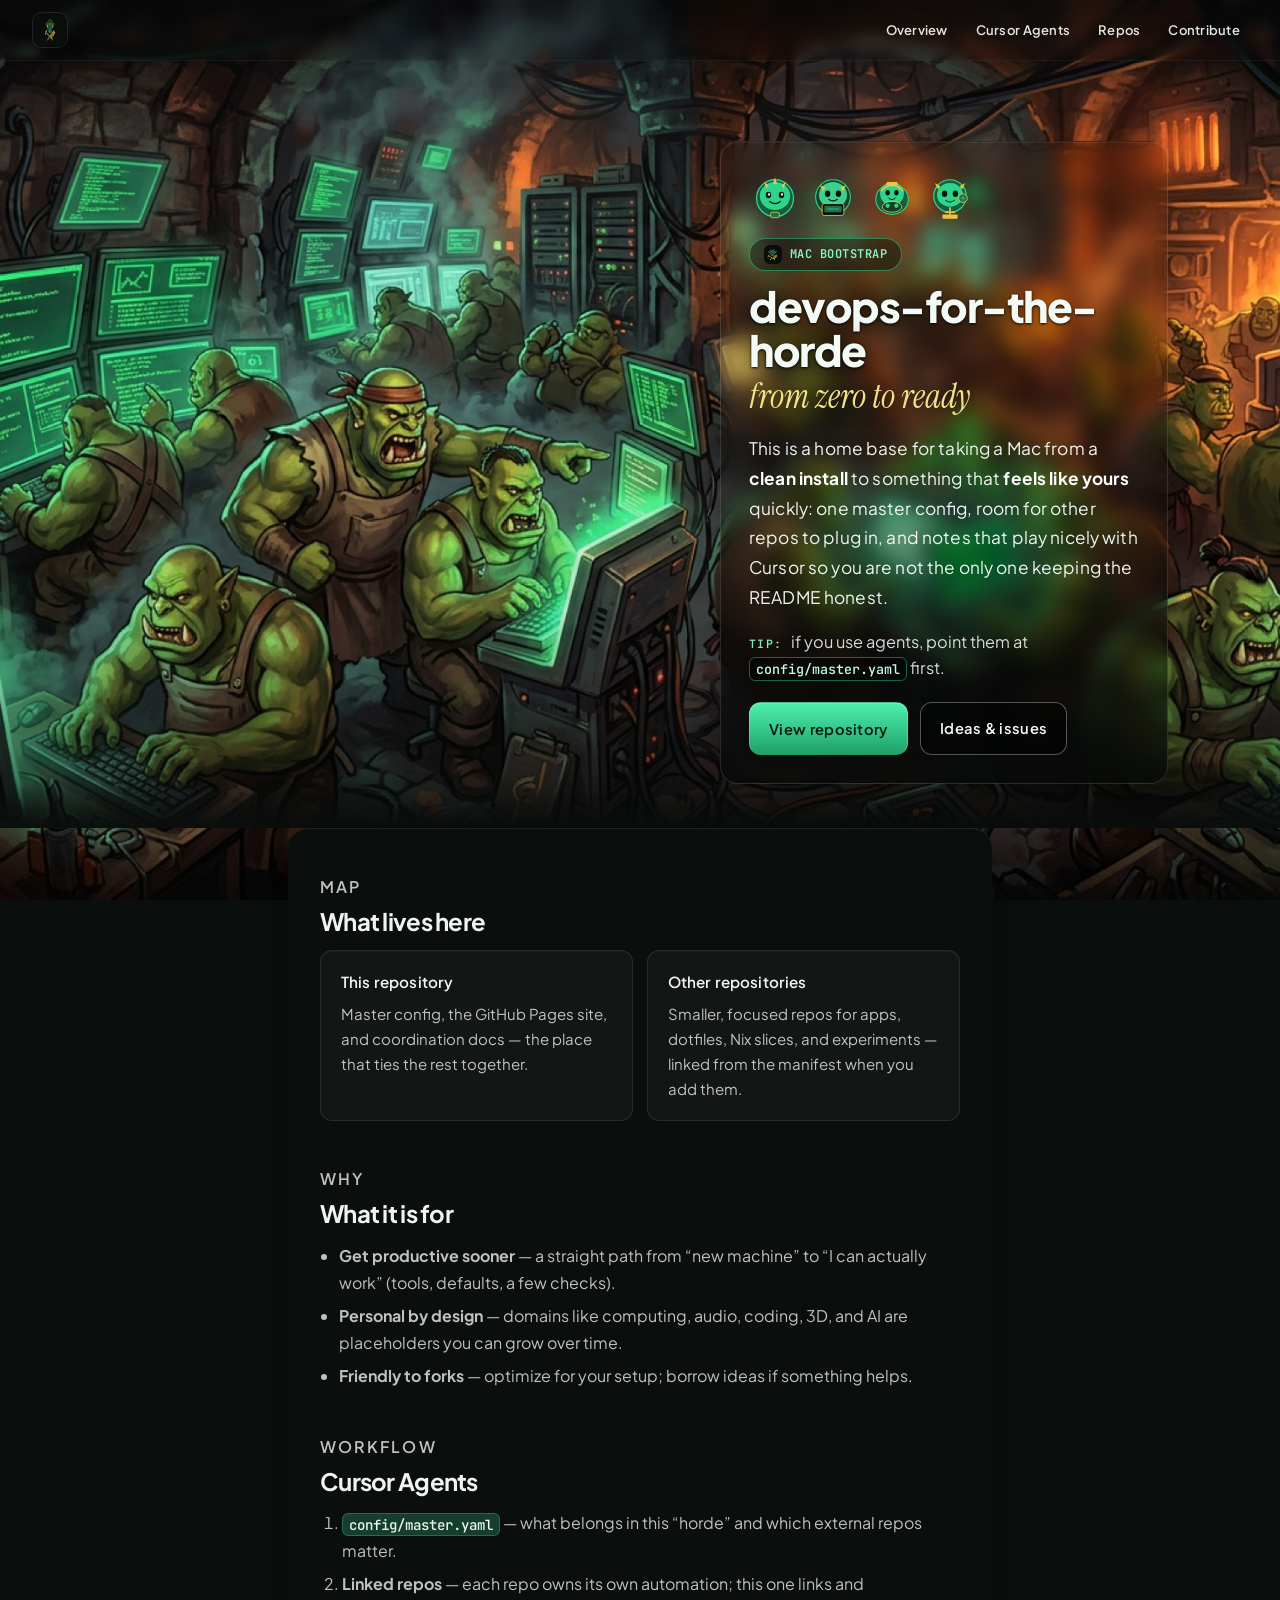
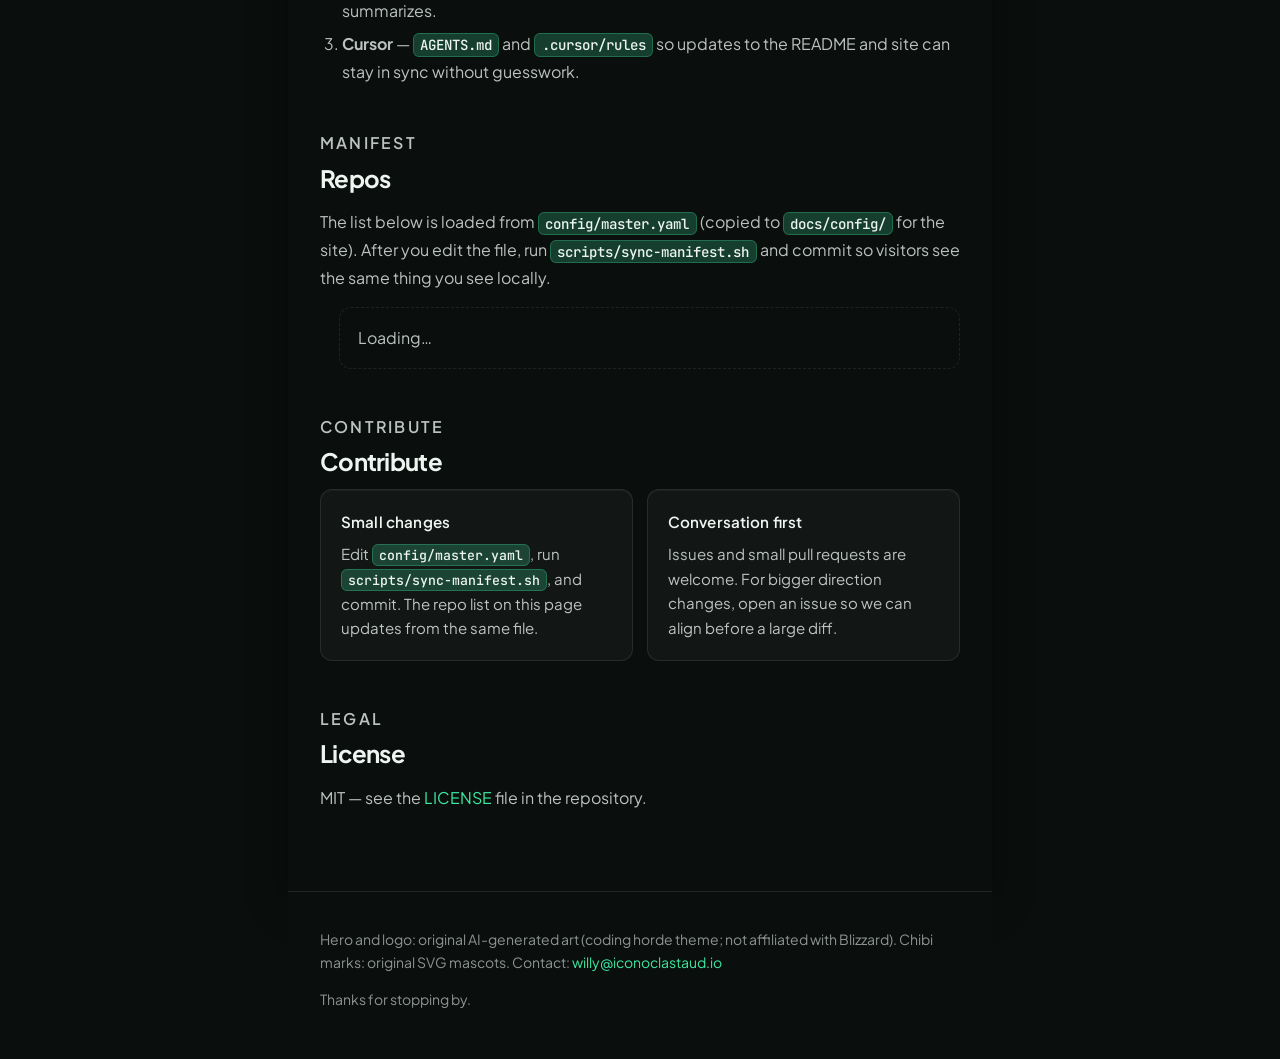
<file: docs/index.html>
<!DOCTYPE html>
<html lang="en">
<head>
  <meta charset="utf-8" />
  <meta name="viewport" content="width=device-width, initial-scale=1" />
  <title>devops-for-the-horde</title>
  <meta name="description" content="A personal Mac bootstrap hub — master config, linked repos, and Cursor-friendly docs." />
  <link rel="canonical" href="https://sqazi.sh/devops-for-the-horde/" />
  <link rel="icon" type="image/png" href="assets/logo-horde.png" sizes="512x512" />
  <link rel="apple-touch-icon" href="assets/logo-horde.png" />
  <meta property="og:title" content="devops-for-the-horde" />
  <meta property="og:description" content="A personal Mac bootstrap hub — master config, linked repos, and Cursor-friendly docs." />
  <meta property="og:image" content="https://sqazi.sh/devops-for-the-horde/assets/hero-horde-peons.jpg" />
  <meta name="twitter:card" content="summary_large_image" />
  <link rel="preload" as="image" href="assets/hero-horde-peons.jpg" />
  <link rel="preconnect" href="https://fonts.googleapis.com" />
  <link rel="preconnect" href="https://fonts.gstatic.com" crossorigin />
  <link
    href="https://fonts.googleapis.com/css2?family=Instrument+Serif:ital@0;1&family=JetBrains+Mono:wght@500;600&family=Plus+Jakarta+Sans:ital,wght@0,400;0,500;0,600;0,700;0,800&display=swap"
    rel="stylesheet"
  />
  <link rel="stylesheet" href="css/horde.css" />
</head>
<body>
  <a class="skip-link" href="#main">Skip to content</a>
  <div
    class="page-bg"
    role="img"
    aria-label="Stylized orc peon workers at glowing terminals in a crowded coding hall — original AI art for this project."
  ></div>

  <div class="showcase">
    <header class="site-header site-header--on-hero">
      <a class="brand" href="https://sqazi.sh/devops-for-the-horde/" aria-label="devops-for-the-horde">
        <img src="assets/logo-horde.png" width="36" height="36" alt="" />
      </a>
      <nav class="nav-links" aria-label="Page">
        <a href="#overview">Overview</a>
        <a href="#cursor-agents">Cursor Agents</a>
        <a href="#repos">Repos</a>
        <a href="#contribute">Contribute</a>
      </nav>
    </header>

    <section class="hero-showcase" role="banner" aria-labelledby="hero-title">
      <div class="hero-showcase__veil" aria-hidden="true"></div>
      <div class="hero-showcase__bridge" aria-hidden="true"></div>
      <div class="hero-showcase__content">
        <div class="glass panel hero-showcase__panel">
          <div class="hero-showcase__intro">
            <div class="hero-showcase__mascots" aria-hidden="true">
              <img class="hero-showcase__chibi" src="assets/peon-chibi.svg" width="52" height="52" alt="" decoding="async" />
              <img class="hero-showcase__chibi" src="assets/peon-chibi-b.svg" width="52" height="52" alt="" decoding="async" />
              <img class="hero-showcase__chibi" src="assets/peon-chibi-c.svg" width="52" height="52" alt="" decoding="async" />
              <img class="hero-showcase__chibi" src="assets/peon-chibi-d.svg" width="52" height="52" alt="" decoding="async" />
            </div>
            <div class="hero-showcase__intro-text">
              <div class="badge" title="Mac setup, documented.">
                <img src="assets/logo-horde.png" alt="" width="18" height="18" />
                Mac bootstrap
              </div>
            </div>
          </div>
          <h1 id="hero-title">
            <span class="hero-title__wordmark">devops-for-the-horde</span>
            <span class="accent">from zero to ready</span>
          </h1>
          <p class="lede">
            This is a home base for taking a Mac from a <strong>clean install</strong> to something that <strong>feels like yours</strong> quickly:
            one master config, room for other repos to plug in, and notes that play nicely with Cursor so you are not the only one keeping the README honest.
          </p>
          <p class="whisper">
            <span class="whisper__label">Tip:</span> if you use agents, point them at <code>config/master.yaml</code> first.
          </p>
          <div class="cta">
            <a class="btn btn--primary" href="https://github.com/shahzebqazi/devops-for-the-horde">View repository</a>
            <a class="btn btn--ghost" href="https://github.com/shahzebqazi/devops-for-the-horde/issues">Ideas &amp; issues</a>
          </div>
        </div>
      </div>
    </section>
  </div>

  <main id="main">
    <section class="section" id="overview" aria-labelledby="overview-heading">
      <p class="section__label">Map</p>
      <h2 id="overview-heading">What lives here</h2>
      <div class="grid-2">
        <div class="card">
          <h3>This repository</h3>
          <p>Master config, the GitHub Pages site, and coordination docs — the place that ties the rest together.</p>
        </div>
        <div class="card">
          <h3>Other repositories</h3>
          <p>Smaller, focused repos for apps, dotfiles, Nix slices, and experiments — linked from the manifest when you add them.</p>
        </div>
      </div>
    </section>

    <section class="section" id="what-for" aria-labelledby="what-for-heading">
      <p class="section__label">Why</p>
      <h2 id="what-for-heading">What it is for</h2>
      <ul>
        <li><strong>Get productive sooner</strong> — a straight path from “new machine” to “I can actually work” (tools, defaults, a few checks).</li>
        <li><strong>Personal by design</strong> — domains like computing, audio, coding, 3D, and AI are placeholders you can grow over time.</li>
        <li><strong>Friendly to forks</strong> — optimize for your setup; borrow ideas if something helps.</li>
      </ul>
    </section>

    <section class="section" id="cursor-agents" aria-labelledby="cursor-agents-heading">
      <p class="section__label">Workflow</p>
      <h2 id="cursor-agents-heading">Cursor Agents</h2>
      <ol>
        <li><code>config/master.yaml</code> — what belongs in this “horde” and which external repos matter.</li>
        <li><strong>Linked repos</strong> — each repo owns its own automation; this one links and summarizes.</li>
        <li><strong>Cursor</strong> — <code>AGENTS.md</code> and <code>.cursor/rules</code> so updates to the README and site can stay in sync without guesswork.</li>
      </ol>
    </section>

    <section class="section" id="repos" aria-labelledby="repos-heading">
      <p class="section__label">Manifest</p>
      <h2 id="repos-heading">Repos</h2>
      <p>
        The list below is loaded from <code>config/master.yaml</code> (copied to <code>docs/config/</code> for the site). After you edit the file, run
        <code>scripts/sync-manifest.sh</code> and commit so visitors see the same thing you see locally.
      </p>
      <p id="repo-list-status" class="repo-list__status" hidden aria-live="polite"></p>
      <ul id="repo-list" class="repo-list">
        <li class="repo-list__loading">Loading…</li>
      </ul>
      <noscript>
        <ul>
          <li class="repo-list__empty">Enable JavaScript to load the manifest-driven list, or open <code>config/master.yaml</code> in the repo.</li>
        </ul>
      </noscript>
    </section>

    <section class="section" id="contribute" aria-labelledby="contribute-heading">
      <p class="section__label">Contribute</p>
      <h2 id="contribute-heading">Contribute</h2>
      <div class="grid-2">
        <div class="card">
          <h3>Small changes</h3>
          <p>
            Edit <code>config/master.yaml</code>, run <code>scripts/sync-manifest.sh</code>, and commit. The repo list on this page updates from the same file.
          </p>
        </div>
        <div class="card">
          <h3>Conversation first</h3>
          <p>Issues and small pull requests are welcome. For bigger direction changes, open an issue so we can align before a large diff.</p>
        </div>
      </div>
    </section>

    <section class="section" aria-labelledby="license-heading">
      <p class="section__label">Legal</p>
      <h2 id="license-heading">License</h2>
      <p>MIT — see the <a href="https://github.com/shahzebqazi/devops-for-the-horde/blob/main/LICENSE">LICENSE</a> file in the repository.</p>
    </section>
  </main>

  <script type="module" src="js/satellites.js"></script>
  <footer class="site-footer">
    <p>
      Hero and logo: original AI-generated art (coding horde theme; not affiliated with Blizzard).
      Chibi marks: original SVG mascots.
      Contact: <a href="mailto:willy@iconoclastaud.io">willy@iconoclastaud.io</a>
    </p>
    <p>Thanks for stopping by.</p>
  </footer>
</body>
</html>
</file>
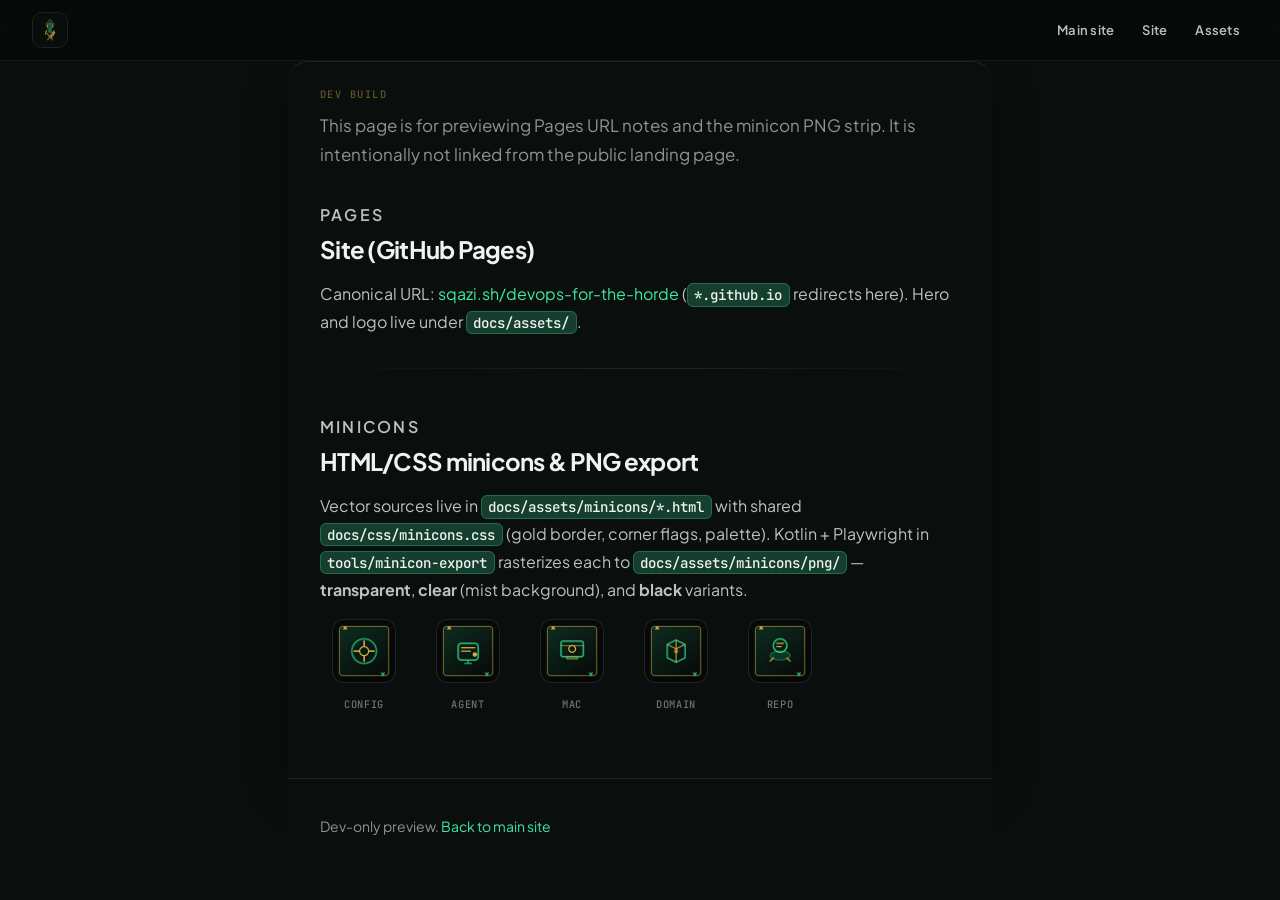
<file: docs/dev/index.html>
<!DOCTYPE html>
<html lang="en">
<head>
  <meta charset="utf-8" />
  <meta name="viewport" content="width=device-width, initial-scale=1" />
  <meta name="robots" content="noindex" />
  <title>Dev preview — site &amp; assets</title>
  <meta name="description" content="Internal preview: GitHub Pages notes and minicon export strip. Not linked from the main site." />
  <link rel="icon" type="image/png" href="../assets/logo-horde.png" sizes="512x512" />
  <link rel="preconnect" href="https://fonts.googleapis.com" />
  <link rel="preconnect" href="https://fonts.gstatic.com" crossorigin />
  <link
    href="https://fonts.googleapis.com/css2?family=Instrument+Serif:ital@0;1&family=JetBrains+Mono:wght@500;600&family=Plus+Jakarta+Sans:ital,wght@0,400;0,500;0,600;0,700;0,800&display=swap"
    rel="stylesheet"
  />
  <link rel="stylesheet" href="../css/horde.css" />
</head>
<body>
  <a class="skip-link" href="#main">Skip to content</a>
  <header class="site-header" style="position: relative">
    <a class="brand" href="../" aria-label="Back to main site">
      <img src="../assets/logo-horde.png" width="36" height="36" alt="" />
    </a>
    <nav class="nav-links" aria-label="Dev preview">
      <a href="../">Main site</a>
      <a href="#site">Site</a>
      <a href="#assets">Assets</a>
    </nav>
  </header>

  <main id="main" style="padding-top: 1.5rem">
    <p class="section__label" style="margin-top: 0">Dev build</p>
    <p style="color: var(--muted); margin: 0 0 2rem; max-width: 60ch">
      This page is for previewing Pages URL notes and the minicon PNG strip. It is intentionally not linked from the public landing page.
    </p>

    <section class="section" id="site" aria-labelledby="site-heading">
      <p class="section__label">Pages</p>
      <h2 id="site-heading">Site (GitHub Pages)</h2>
      <p>
        Canonical URL: <a href="https://sqazi.sh/devops-for-the-horde/">sqazi.sh/devops-for-the-horde</a>
        (<code>*.github.io</code> redirects here). Hero and logo live under <code>docs/assets/</code>.
      </p>
    </section>

    <div class="divider" role="presentation"></div>

    <section class="section" id="assets" aria-labelledby="assets-heading">
      <p class="section__label">Minicons</p>
      <h2 id="assets-heading">HTML/CSS minicons &amp; PNG export</h2>
      <p>
        Vector sources live in <code>docs/assets/minicons/*.html</code> with shared <code>docs/css/minicons.css</code>
        (gold border, corner flags, palette). Kotlin + Playwright in <code>tools/minicon-export</code> rasterizes each
        to <code>docs/assets/minicons/png/</code> — <strong>transparent</strong>, <strong>clear</strong> (mist background), and <strong>black</strong> variants.
      </p>
      <div class="minicon-strip" aria-hidden="true">
        <figure><img src="../assets/minicons/png/config-transparent.png" alt="" width="64" height="64" loading="lazy" /><figcaption>Config</figcaption></figure>
        <figure><img src="../assets/minicons/png/agent-transparent.png" alt="" width="64" height="64" loading="lazy" /><figcaption>Agent</figcaption></figure>
        <figure><img src="../assets/minicons/png/mac-transparent.png" alt="" width="64" height="64" loading="lazy" /><figcaption>Mac</figcaption></figure>
        <figure><img src="../assets/minicons/png/domain-transparent.png" alt="" width="64" height="64" loading="lazy" /><figcaption>Domain</figcaption></figure>
        <figure><img src="../assets/minicons/png/repo-transparent.png" alt="" width="64" height="64" loading="lazy" /><figcaption>Repo</figcaption></figure>
      </div>
    </section>
  </main>

  <footer class="site-footer">
    <p>Dev-only preview. <a href="../">Back to main site</a></p>
  </footer>
</body>
</html>
</file>
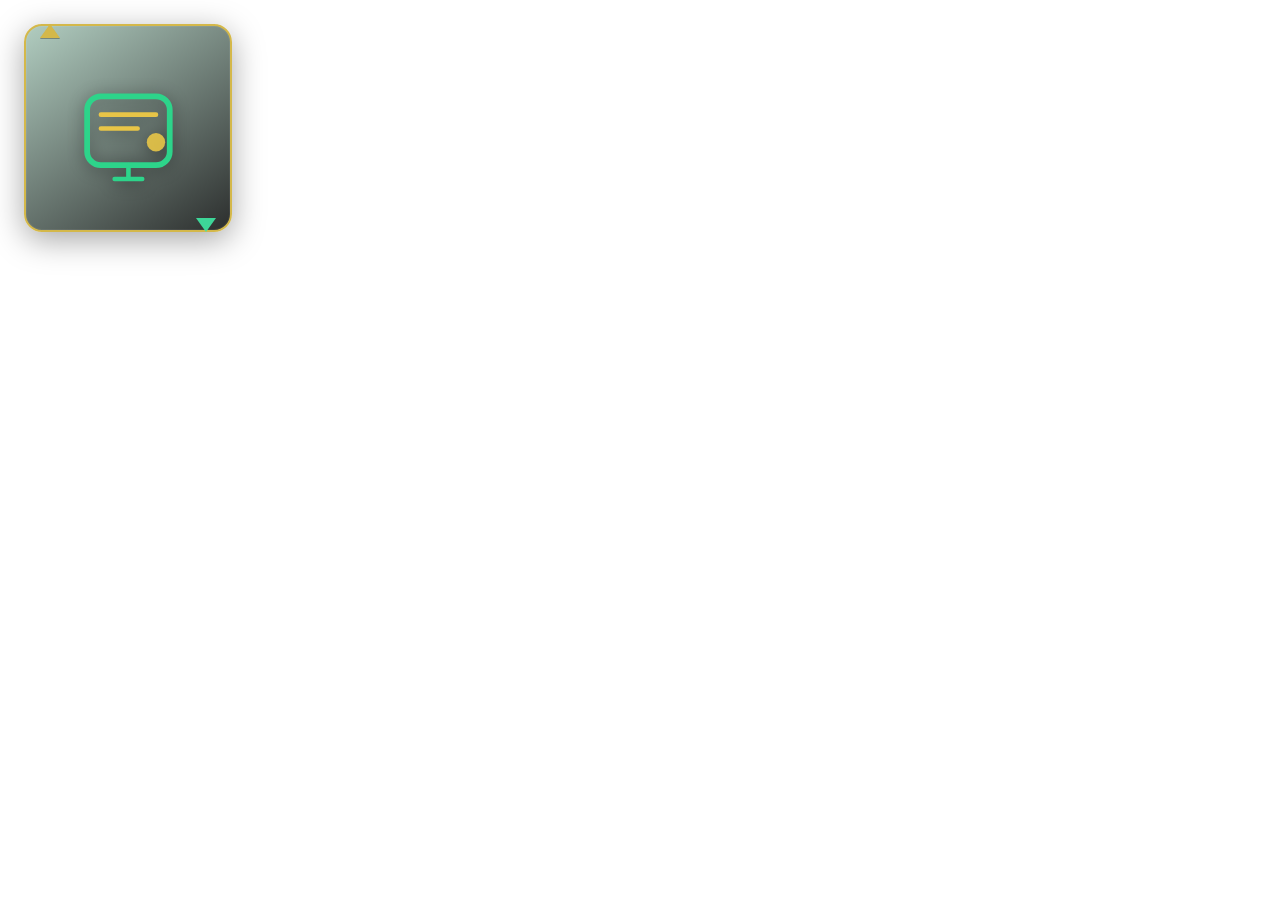
<file: docs/assets/minicons/agent.html>
<!DOCTYPE html>
<html lang="en">
<head>
  <meta charset="utf-8" />
  <title>minicon — agent</title>
  <link rel="stylesheet" href="../../css/minicons.css" />
</head>
<body>
  <div class="export-stage">
    <div class="minicon-frame">
      <div class="glyph" aria-hidden="true">
        <svg viewBox="0 0 64 64" fill="none" xmlns="http://www.w3.org/2000/svg">
          <rect x="14" y="18" width="36" height="30" rx="6" stroke="#2dd48a" stroke-width="2.5"/>
          <path d="M20 26h24M20 32h16" stroke="#e8c547" stroke-width="2" stroke-linecap="round"/>
          <circle cx="44" cy="38" r="4" fill="#e8c547" opacity="0.9"/>
          <path d="M32 48v6M26 54h12" stroke="#2dd48a" stroke-width="2" stroke-linecap="round"/>
        </svg>
      </div>
    </div>
  </div>
</body>
</html>
</file>
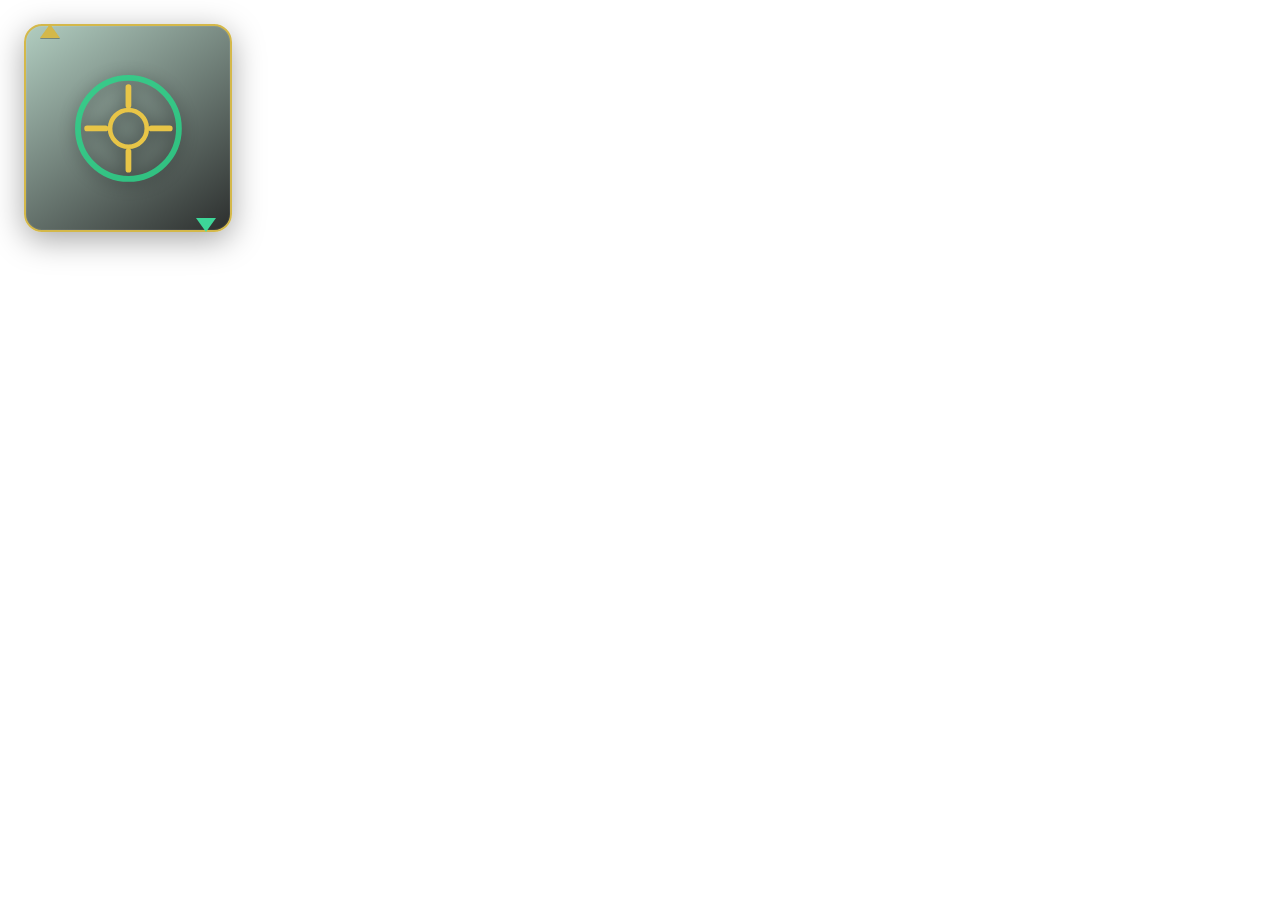
<file: docs/assets/minicons/config.html>
<!DOCTYPE html>
<html lang="en">
<head>
  <meta charset="utf-8" />
  <title>minicon — config</title>
  <link rel="stylesheet" href="../../css/minicons.css" />
</head>
<body>
  <div class="export-stage">
    <div class="minicon-frame">
      <div class="glyph" aria-hidden="true">
        <svg viewBox="0 0 64 64" fill="none" xmlns="http://www.w3.org/2000/svg">
          <circle cx="32" cy="32" r="22" stroke="#2dd48a" stroke-width="2.5" opacity="0.85"/>
          <path d="M32 14v8M32 42v8M14 32h8M42 32h8" stroke="#e8c547" stroke-width="2.5" stroke-linecap="round"/>
          <circle cx="32" cy="32" r="8" stroke="#e8c547" stroke-width="2"/>
        </svg>
      </div>
    </div>
  </div>
</body>
</html>
</file>
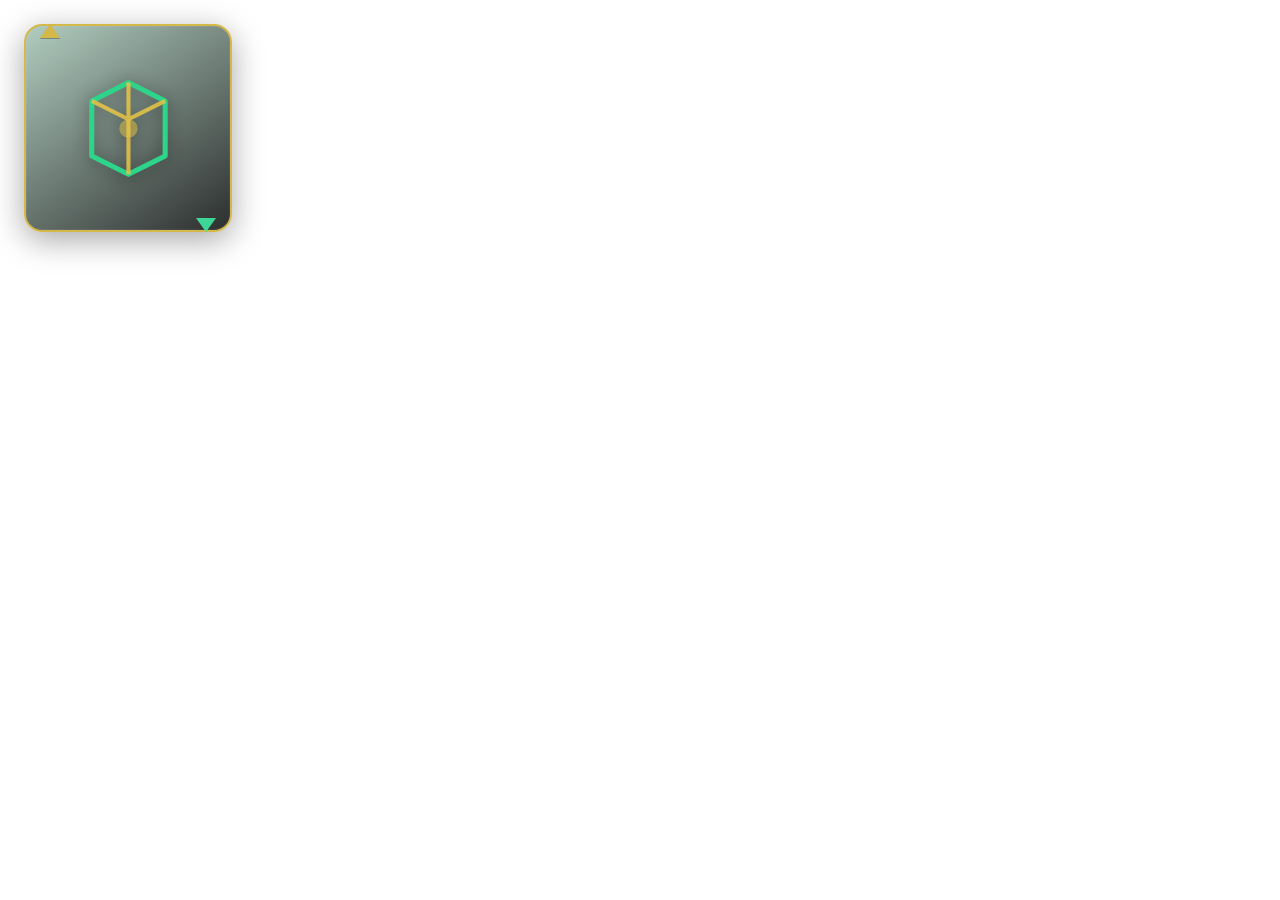
<file: docs/assets/minicons/domain.html>
<!DOCTYPE html>
<html lang="en">
<head>
  <meta charset="utf-8" />
  <title>minicon — domain</title>
  <link rel="stylesheet" href="../../css/minicons.css" />
</head>
<body>
  <div class="export-stage">
    <div class="minicon-frame">
      <div class="glyph" aria-hidden="true">
        <svg viewBox="0 0 64 64" fill="none" xmlns="http://www.w3.org/2000/svg">
          <path d="M16 44V20l16-8 16 8v24l-16 8-16-8z" stroke="#2dd48a" stroke-width="2.2" stroke-linejoin="round"/>
          <path d="M32 12v40M16 20l16 8 16-8" stroke="#e8c547" stroke-width="1.8" opacity="0.85"/>
          <circle cx="32" cy="32" r="4" fill="#e8c547" opacity="0.5"/>
        </svg>
      </div>
    </div>
  </div>
</body>
</html>
</file>
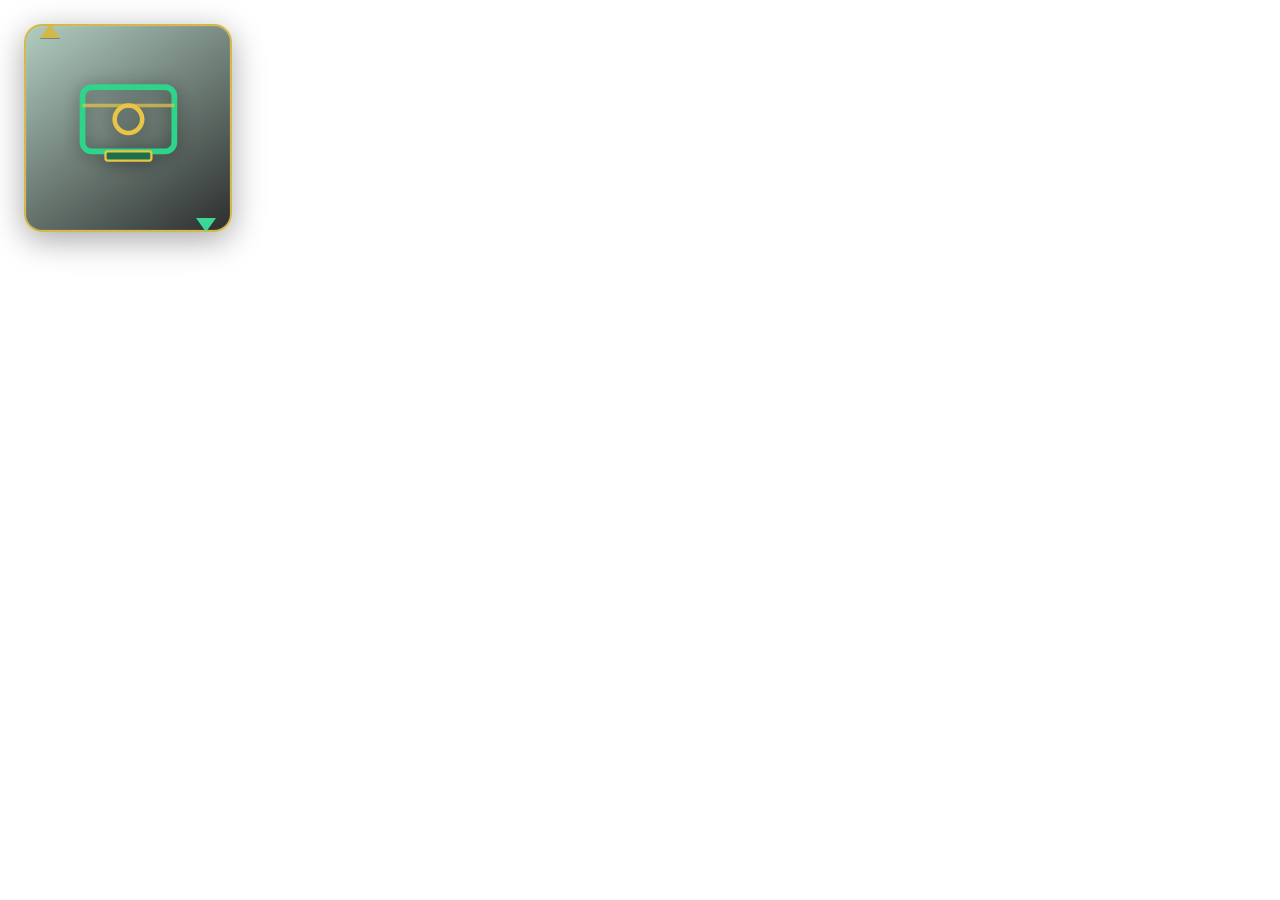
<file: docs/assets/minicons/mac.html>
<!DOCTYPE html>
<html lang="en">
<head>
  <meta charset="utf-8" />
  <title>minicon — mac</title>
  <link rel="stylesheet" href="../../css/minicons.css" />
</head>
<body>
  <div class="export-stage">
    <div class="minicon-frame">
      <div class="glyph" aria-hidden="true">
        <svg viewBox="0 0 64 64" fill="none" xmlns="http://www.w3.org/2000/svg">
          <rect x="12" y="14" width="40" height="28" rx="4" stroke="#2dd48a" stroke-width="2.5"/>
          <path d="M12 22h40" stroke="#e8c547" stroke-width="1.5" opacity="0.7"/>
          <rect x="22" y="42" width="20" height="4" rx="1" fill="#1f6f4a" stroke="#e8c547" stroke-width="1"/>
          <circle cx="32" cy="28" r="6" stroke="#e8c547" stroke-width="2"/>
        </svg>
      </div>
    </div>
  </div>
</body>
</html>
</file>
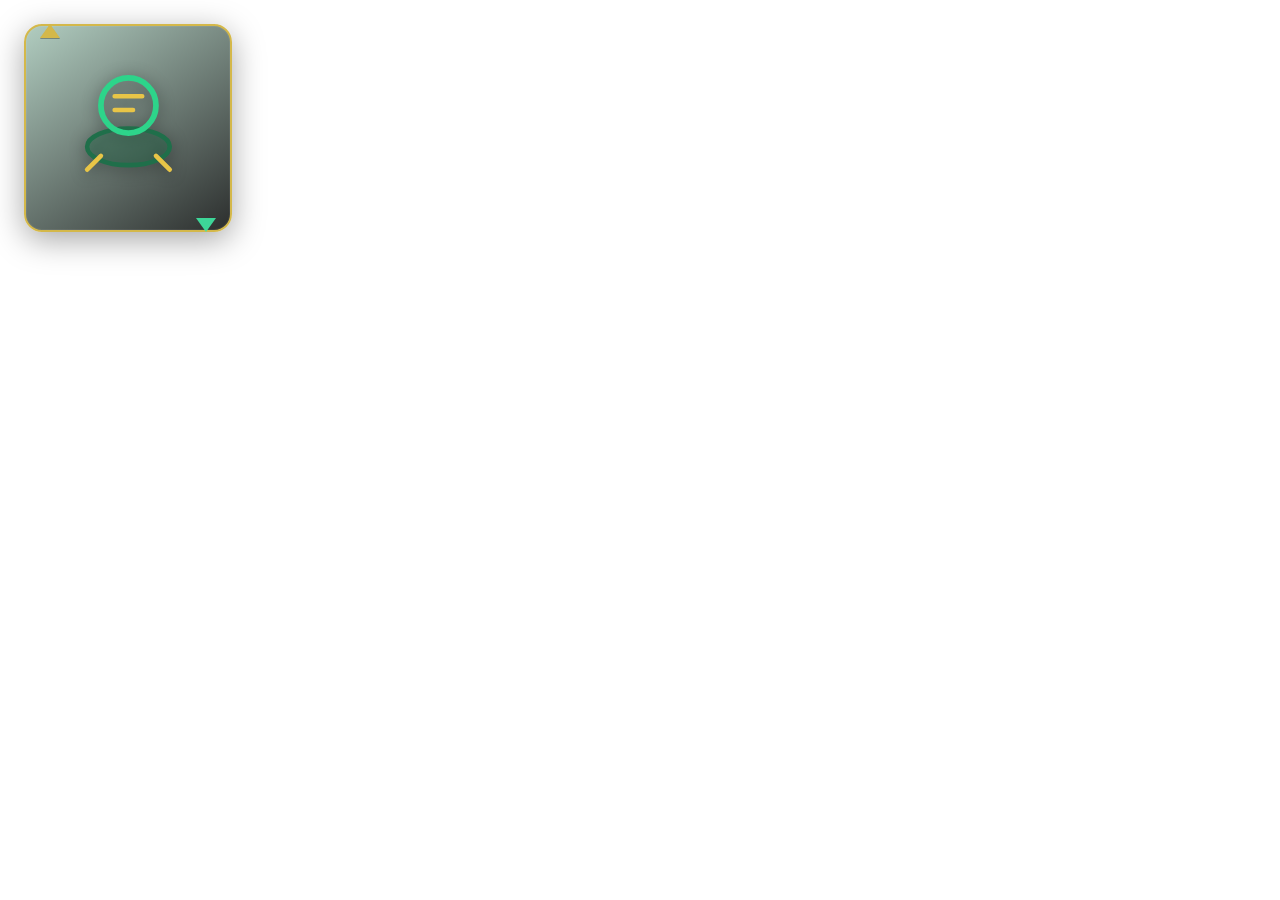
<file: docs/assets/minicons/repo.html>
<!DOCTYPE html>
<html lang="en">
<head>
  <meta charset="utf-8" />
  <title>minicon — repo</title>
  <link rel="stylesheet" href="../../css/minicons.css" />
</head>
<body>
  <div class="export-stage">
    <div class="minicon-frame">
      <div class="glyph" aria-hidden="true">
        <svg viewBox="0 0 64 64" fill="none" xmlns="http://www.w3.org/2000/svg">
          <ellipse cx="32" cy="40" rx="18" ry="8" stroke="#1f6f4a" stroke-width="2" fill="rgba(31,111,74,0.35)"/>
          <circle cx="32" cy="22" r="12" stroke="#2dd48a" stroke-width="2.5"/>
          <path d="M26 18h12M26 24h8" stroke="#e8c547" stroke-width="2" stroke-linecap="round"/>
          <path d="M20 44 L14 50 M44 44 L50 50" stroke="#e8c547" stroke-width="2" stroke-linecap="round"/>
        </svg>
      </div>
    </div>
  </div>
</body>
</html>
</file>
<file: docs/css/horde.css>
@import url("horde-tokens.css");

html {
  color-scheme: dark;
}

* {
  box-sizing: border-box;
}

body {
  margin: 0;
  min-height: 100vh;
  font-family: var(--font-sans);
  font-size: var(--text-body);
  color: var(--text);
  background: var(--bg);
  line-height: var(--leading-body);
  font-feature-settings: "kern" 1, "liga" 1;
}

*:focus-visible {
  outline: none;
  box-shadow: var(--focus-ring);
}

button:focus-visible,
a:focus-visible {
  border-radius: 4px;
}

@supports (height: 100dvh) {
  body {
    min-height: 100dvh;
  }
}

/*
 * Hero art: always preserve aspect ratio (never stretch).
 * - Default: cover + focal point for desktop / landscape.
 * - Portrait phones: height-first scaling (auto 100%) so tall screens keep vertical
 *   composition of the artwork instead of only zooming to width.
 * - Near-square: cover with a centered focal point tuned for 1:1-ish frames.
 */
.page-bg {
  --hero-art: url("../assets/hero-horde-peons.jpg");
  position: fixed;
  inset: 0;
  z-index: 0;
  background-color: var(--bg);
  background-image: var(--hero-art);
  background-repeat: no-repeat;
  background-size: cover;
  background-position: center 36%;
  pointer-events: none;
  transform: translateZ(0);
}

/* Square-ish viewports (tablets, foldables, 1:1 windows) — balanced crop */
@media (min-aspect-ratio: 0.92) and (max-aspect-ratio: 1.08) {
  .page-bg {
    background-size: cover;
    background-position: center 40%;
  }
}

/* Tall portrait: scale by height so the illustration stays framed; crop sides, not top/bottom */
@media (max-width: 900px) and (orientation: portrait) and (max-aspect-ratio: 0.92) {
  .page-bg {
    background-size: auto 100%;
    background-position: center 34%;
  }
}

/* Short landscape phones / small landscape windows — favor middle of the frame */
@media (max-width: 900px) and (orientation: landscape) and (max-height: 520px) {
  .page-bg {
    background-size: cover;
    background-position: center 42%;
  }
}

a {
  color: var(--horde-bright);
  text-decoration: none;
  text-underline-offset: 0.2em;
  border-bottom: 1px solid transparent;
  transition: color 0.15s ease, border-color 0.15s ease, background-color 0.15s ease;
}

a:hover {
  border-bottom-color: rgba(62, 232, 163, 0.45);
}

a.btn {
  border-bottom: none;
  text-decoration: none;
}

.skip-link {
  position: absolute;
  left: -999px;
  top: 0.5rem;
  padding: 0.5rem 1rem;
  background: var(--horde);
  color: var(--text);
  border-radius: 8px;
  z-index: 100;
}

.skip-link:focus {
  left: 0.5rem;
}

/* Top bar (default: below hero) */
.site-header {
  position: sticky;
  top: 0;
  z-index: 50;
  display: flex;
  align-items: center;
  justify-content: space-between;
  gap: 1rem;
  padding: 0.75rem clamp(1rem, 4vw, 2rem);
  background: rgba(7, 10, 9, 0.85);
  backdrop-filter: blur(16px);
  border-bottom: 1px solid rgba(255, 255, 255, 0.06);
}

/* Light bar over hero — minimal tint so art stays visible */
.site-header--on-hero {
  position: absolute;
  left: 0;
  right: 0;
  top: 0;
  background: linear-gradient(
    to bottom,
    rgba(7, 10, 9, 0.22) 0%,
    rgba(7, 10, 9, 0.06) 55%,
    transparent 100%
  );
  backdrop-filter: blur(6px) saturate(120%);
  -webkit-backdrop-filter: blur(6px) saturate(120%);
  border-bottom: 1px solid rgba(255, 255, 255, 0.05);
}

.brand {
  display: flex;
  align-items: center;
  gap: 0.65rem;
  font-family: var(--font-ui);
  font-weight: 700;
  font-size: 1rem;
  letter-spacing: -0.02em;
  color: var(--text);
  text-decoration: none;
  border: none;
}

.brand:hover {
  color: var(--horde-bright);
}

.site-header--on-hero .brand {
  color: var(--text);
  text-shadow: 0 1px 14px rgba(0, 0, 0, 0.45);
}

.brand img {
  width: 36px;
  height: 36px;
  border-radius: 10px;
  border: 1px solid var(--glass-edge);
}

.nav-links {
  display: flex;
  flex-wrap: nowrap;
  gap: 0.35rem;
  font-family: var(--font-ui);
  font-size: 0.8125rem;
  font-weight: 600;
  letter-spacing: 0.02em;
  max-width: min(100%, 72vw);
  overflow-x: auto;
  overflow-y: hidden;
  -webkit-overflow-scrolling: touch;
  scrollbar-width: none;
  padding: 0.2rem 0;
  mask-image: linear-gradient(90deg, transparent, #000 12px, #000 calc(100% - 12px), transparent);
}

.nav-links::-webkit-scrollbar {
  display: none;
}

.nav-links a {
  flex: 0 0 auto;
  border: none;
  color: var(--text-secondary);
  padding: 0.45rem 0.65rem;
  border-radius: var(--radius-pill);
  background: rgba(0, 0, 0, 0.2);
}

.nav-links a:hover {
  color: var(--horde-bright);
  background: rgba(62, 232, 163, 0.1);
}

.site-header--on-hero .nav-links a {
  background: rgba(0, 0, 0, 0.28);
  color: rgba(248, 252, 250, 0.92);
}

.site-header--on-hero .nav-links a:hover {
  background: rgba(62, 232, 163, 0.14);
  color: var(--horde-bright);
}

@media (min-width: 900px) {
  .nav-links {
    max-width: none;
    flex-wrap: wrap;
    gap: 0.5rem 0.75rem;
    overflow: visible;
    mask-image: none;
    padding: 0;
  }

  .nav-links a {
    background: transparent;
    padding: 0.35rem 0.5rem;
  }

  .nav-links a:hover {
    background: transparent;
  }

  .site-header--on-hero .nav-links a {
    background: transparent;
    color: rgba(248, 252, 250, 0.9);
    text-shadow: 0 1px 10px rgba(0, 0, 0, 0.35);
  }

  .site-header--on-hero .nav-links a:hover {
    background: transparent;
    color: var(--horde-bright);
  }
}

.nav-links a:focus-visible {
  border-radius: var(--radius-pill);
}

@media (min-width: 900px) {
  .nav-links a:focus-visible {
    border-radius: 6px;
  }
}

/* Showcase: hero stacks above fixed .page-bg */
.showcase {
  position: relative;
  z-index: 1;
}

.hero-showcase {
  position: relative;
  min-height: min(92vh, 960px);
  display: flex;
  flex-direction: column;
  justify-content: flex-end;
  overflow: hidden;
  background: transparent;
}

@supports (height: 100dvh) {
  .hero-showcase {
    min-height: min(92dvh, 960px);
  }
}

/* Light wash: keep upper/mid hero clear; darken only near the fold */
.hero-showcase__veil {
  position: absolute;
  inset: 0;
  z-index: 1;
  pointer-events: none;
  background: linear-gradient(
    180deg,
    transparent 0%,
    transparent 42%,
    rgba(7, 10, 9, 0.08) 72%,
    rgba(7, 10, 9, 0.28) 100%
  );
}

/* Short bridge into main — transition only at the bottom edge */
.hero-showcase__bridge {
  position: absolute;
  left: 0;
  right: 0;
  bottom: 0;
  height: min(22vh, 160px);
  z-index: 2;
  pointer-events: none;
  background: linear-gradient(
    180deg,
    transparent 0%,
    rgba(7, 10, 9, 0.35) 70%,
    var(--bg) 100%
  );
}

.hero-showcase__content {
  position: relative;
  z-index: 3;
  width: 100%;
  max-width: min(1120px, 100%);
  margin: 0 auto;
  padding: 5rem clamp(1.25rem, 4vw, 2rem) clamp(2rem, 4vw, 2.75rem);
  display: flex;
  flex-direction: column;
  align-items: stretch;
}

/* Wide screens: park copy on the right so the illustration reads on the left */
@media (min-width: 900px) {
  .hero-showcase__content {
    align-items: flex-end;
  }
}

.hero-showcase__panel {
  width: 100%;
  max-width: 38rem;
}

@media (min-width: 900px) {
  .hero-showcase__panel {
    margin-inline-start: auto;
    max-width: min(28rem, 42vw);
  }
}

@media (max-width: 720px) {
  .hero-showcase {
    min-height: min(88vh, 820px);
  }

  .hero-showcase__veil {
    background: linear-gradient(
      180deg,
      transparent 0%,
      transparent 28%,
      rgba(7, 10, 9, 0.12) 100%
    );
  }

  .hero-showcase__bridge {
    height: min(28vh, 180px);
  }

  .hero-showcase__content {
    align-items: stretch;
  }

  .hero-showcase__panel {
    max-width: none;
    margin-inline-start: 0;
  }
}

@media (max-width: 720px) {
  @supports (height: 100dvh) {
    .hero-showcase {
      min-height: min(88dvh, 820px);
    }
  }
}

/* Hero: Plus Jakarta Sans for copy; Instrument Serif on accent; mono for labels/code */
.hero-showcase {
  color: #f4fbf7;
  font-family: var(--font-sans);
  -webkit-font-smoothing: antialiased;
  -moz-osx-font-smoothing: grayscale;
}

/*
 * Card stays light overall; a bottom-heavy scrim (this panel only) boosts contrast
 * for lede + CTAs on bright areas of the artwork without fogging the full hero.
 */
.hero-showcase .hero-showcase__panel.glass {
  background:
    linear-gradient(
      to top,
      rgba(7, 10, 9, 0.78) 0%,
      rgba(7, 10, 9, 0.38) 32%,
      rgba(7, 10, 9, 0.1) 58%,
      transparent 78%
    ),
    rgba(7, 10, 9, 0.14);
  border-color: rgba(255, 255, 255, 0.12);
  box-shadow:
    0 16px 48px rgba(0, 0, 0, 0.28),
    inset 0 1px 0 rgba(255, 255, 255, 0.05);
  backdrop-filter: blur(10px) saturate(125%);
  -webkit-backdrop-filter: blur(10px) saturate(125%);
}

.hero-showcase__intro {
  display: flex;
  flex-wrap: wrap;
  align-items: center;
  gap: 1rem 1.25rem;
  margin-bottom: 0.75rem;
}

.hero-showcase__mascots {
  display: flex;
  flex-wrap: nowrap;
  align-items: center;
  gap: 0.4rem;
}

.hero-showcase__intro-text {
  flex: 1 1 12rem;
  min-width: 0;
}

.hero-showcase__chibi {
  flex-shrink: 0;
  width: 52px;
  height: 52px;
  filter: drop-shadow(0 4px 14px rgba(0, 0, 0, 0.45));
}

.hero-showcase .badge {
  font-family: var(--font-mono);
  font-weight: 600;
  letter-spacing: 0.04em;
  background: rgba(0, 0, 0, 0.38);
  border-color: rgba(45, 212, 138, 0.55);
  color: #8ff3c9;
}

.hero-showcase h1 {
  display: flex;
  flex-wrap: wrap;
  align-items: baseline;
  gap: 0.35rem 0.75rem;
  margin: 0.5rem 0 0;
  font-size: unset;
  font-weight: unset;
  letter-spacing: normal;
  line-height: 1.12;
  color: #f4fbf7;
  text-shadow:
    0 2px 24px rgba(0, 0, 0, 0.75),
    0 1px 3px rgba(0, 0, 0, 0.95);
}

.hero-showcase .hero-title__wordmark {
  font-family: var(--font-sans);
  font-weight: 800;
  font-size: clamp(1.6rem, 4vw, 2.65rem);
  letter-spacing: -0.035em;
  line-height: 1.05;
}

.hero-showcase h1 .accent {
  font-family: var(--font-flair);
  font-style: italic;
  font-weight: 400;
  font-size: clamp(1.35rem, 3.2vw, 2.15rem);
  color: #f2e088;
  text-shadow: 0 2px 18px rgba(0, 0, 0, 0.65);
}

.hero-showcase .lede {
  font-family: var(--font-sans);
  font-size: clamp(1rem, 1.05rem + 0.2vw, 1.08rem);
  font-weight: 400;
  margin-top: 1.1rem;
  color: rgba(248, 252, 250, 0.96);
  line-height: 1.72;
  max-width: 46rem;
  letter-spacing: 0.008em;
}

.hero-showcase .lede strong {
  color: #fff;
  font-weight: 700;
}

.hero-showcase .whisper {
  font-family: var(--font-sans);
  font-size: 1.02rem;
  font-weight: 400;
  font-style: normal;
  margin-top: 1rem;
  color: rgba(240, 248, 244, 0.88);
  line-height: 1.65;
  max-width: 42rem;
}

.hero-showcase .whisper em {
  font-family: var(--font-flair);
  font-style: italic;
  font-weight: 400;
  color: rgba(255, 250, 230, 0.96);
}

.hero-showcase .whisper__label {
  font-family: var(--font-mono);
  font-size: 0.72rem;
  font-weight: 600;
  font-style: normal;
  letter-spacing: 0.12em;
  text-transform: uppercase;
  color: rgba(143, 243, 201, 0.95);
  margin-right: 0.35rem;
}

.hero-showcase .whisper code {
  font-family: var(--font-mono);
  font-weight: 500;
  background: rgba(0, 0, 0, 0.4);
  padding: 0.15em 0.45em;
  border-radius: 6px;
  font-size: 0.82em;
  color: #c6ffe6;
  border: 1px solid rgba(45, 212, 138, 0.45);
}

.hero-showcase .btn--ghost {
  color: #f4fbf7;
  background: rgba(0, 0, 0, 0.48);
  border: 1px solid rgba(255, 255, 255, 0.32);
}

.hero-showcase .btn--ghost:hover {
  background: rgba(255, 255, 255, 0.12);
  border-color: rgba(255, 255, 255, 0.45);
}

.hero-showcase .btn {
  font-family: var(--font-ui);
  letter-spacing: 0.02em;
}

@media (max-width: 640px) {
  .hero-showcase__mascots {
    display: none;
  }

  .hero-showcase__intro {
    margin-bottom: 0.35rem;
  }
}

@media (max-width: 560px) {
  .hero-showcase h1 {
    flex-direction: column;
    align-items: flex-start;
    gap: 0.35rem;
  }
}

.glass {
  background: var(--glass);
  border: 1px solid var(--glass-edge);
  border-radius: var(--radius-lg);
  backdrop-filter: blur(22px) saturate(160%);
  -webkit-backdrop-filter: blur(22px) saturate(160%);
  box-shadow:
    0 24px 80px rgba(0, 0, 0, 0.45),
    inset 0 1px 0 rgba(255, 255, 255, 0.06);
}

.panel {
  padding: clamp(1.35rem, 3.5vw, 2rem);
}

.hero-showcase .panel {
  padding: clamp(1.25rem, 3vw, 1.75rem);
}

.badge {
  font-family: var(--font-mono);
  display: inline-flex;
  align-items: center;
  gap: 0.5rem;
  padding: 0.35rem 0.85rem;
  border-radius: 999px;
  font-size: 0.75rem;
  font-weight: 600;
  letter-spacing: 0.06em;
  text-transform: uppercase;
  color: var(--horde-bright);
  border: 1px solid rgba(45, 212, 138, 0.35);
  background: rgba(31, 111, 74, 0.35);
}

.badge img {
  width: 1.15rem;
  height: 1.15rem;
  border-radius: 6px;
  object-fit: cover;
}

h1 {
  margin: 0.75rem 0 0;
  font-size: clamp(2rem, 4.5vw, 3.15rem);
  line-height: 1.08;
  font-weight: 700;
  letter-spacing: -0.03em;
}

h1 .accent {
  font-family: var(--font-flair);
  font-style: italic;
  font-weight: 400;
  color: var(--gold);
}

.lede {
  margin: 1rem 0 0;
  max-width: 52ch;
  font-size: 1.08rem;
  color: var(--muted);
}

.whisper {
  margin: 0.5rem 0 0;
  font-size: 0.92rem;
  font-style: italic;
  color: rgba(233, 242, 237, 0.45);
}

.cta {
  display: flex;
  flex-wrap: wrap;
  gap: 0.75rem;
  margin-top: 1.25rem;
}

.btn {
  font-family: var(--font-ui);
  display: inline-flex;
  align-items: center;
  justify-content: center;
  padding: 0.8rem 1.2rem;
  border-radius: 12px;
  font-weight: 600;
  font-size: 0.92rem;
  letter-spacing: 0.02em;
  border: 1px solid transparent;
  transition:
    filter 0.15s ease,
    border-color 0.15s ease,
    background-color 0.15s ease,
    transform 0.15s ease;
}

.btn--primary {
  color: #061a12;
  background: linear-gradient(180deg, #4cf0b0, #1f9f66);
  border-color: rgba(255, 255, 255, 0.22);
  box-shadow: 0 1px 0 rgba(255, 255, 255, 0.12) inset;
}

.btn--primary:hover {
  filter: brightness(1.05);
  transform: translateY(-1px);
}

.btn--primary:active {
  transform: translateY(0);
}

.btn--ghost {
  color: var(--text);
  background: rgba(255, 255, 255, 0.05);
  border-color: var(--border);
}

.btn--ghost:hover {
  border-color: var(--border-strong);
  background: rgba(255, 255, 255, 0.08);
}

.btn:focus-visible {
  box-shadow: var(--focus-ring);
}

/* Main column — readable measure, soft top edge into hero */
main {
  position: relative;
  z-index: 1;
  max-width: 44rem;
  margin: 0 auto;
  padding: 2.25rem clamp(1.25rem, 4vw, 2rem) 4rem;
  background: var(--bg);
  border-top: 1px solid var(--border);
  border-radius: 20px 20px 0 0;
  box-shadow: var(--shadow-md);
}

.repo-list {
  margin: 1rem 0 0;
  padding: 0;
  list-style: none;
}

.repo-list__item {
  margin: 0;
  padding: 0.85rem 1rem;
  border-radius: var(--radius-md);
  border: 1px solid var(--border);
  background: var(--surface);
  box-shadow: var(--shadow-sm);
  transition: border-color 0.15s ease, background-color 0.15s ease;
}

.repo-list__item + .repo-list__item {
  margin-top: 0.5rem;
}

.repo-list__item:hover {
  border-color: var(--border-strong);
  background: var(--surface-hover);
}

.repo-list__item a {
  font-weight: 600;
  border-bottom: none;
}

.repo-list__item a:hover {
  text-decoration: underline;
  text-underline-offset: 0.15em;
}

.repo-list__status {
  font-family: var(--font-mono);
  font-size: 0.72rem;
  font-weight: 500;
  letter-spacing: 0.04em;
  color: var(--muted);
  margin: 0.35rem 0 0;
}

.repo-list__loading,
.repo-list__empty {
  margin: 0;
  padding: 1rem 1.1rem;
  border-radius: var(--radius-md);
  border: 1px dashed var(--border);
  background: transparent;
  color: var(--muted);
  font-size: 0.98rem;
  line-height: 1.55;
}

.repo-list__domains {
  opacity: 0.88;
  font-size: 0.95em;
}

.section {
  margin-top: 2.75rem;
  scroll-margin-top: 5.5rem;
}

.section:first-of-type {
  margin-top: 0.5rem;
}

.section__label {
  font-family: var(--font-mono);
  font-size: 0.65rem;
  font-weight: 600;
  letter-spacing: 0.14em;
  text-transform: uppercase;
  color: var(--gold-dim);
  margin: 0 0 0.45rem;
}

.section h2 {
  font-family: var(--font-sans);
  margin: 0 0 0.85rem;
  font-size: clamp(1.28rem, 2.5vw, 1.5rem);
  font-weight: 700;
  letter-spacing: -0.03em;
  color: var(--text);
  line-height: var(--leading-tight);
}

.section p,
.section li {
  font-family: var(--font-sans);
  color: var(--text-secondary);
  font-size: 1rem;
  line-height: var(--leading-body);
}

.section ul {
  margin: 0.5rem 0 0;
  padding-left: 1.2rem;
}

.section ol {
  margin: 0.5rem 0 0;
  padding-left: 1.35rem;
}

.section li {
  margin: 0.35rem 0;
}

main code,
.section code {
  font-family: var(--font-mono);
  font-size: 0.88em;
  font-weight: 500;
  padding: 0.12em 0.45em;
  border-radius: 6px;
  background: var(--horde-muted);
  border: 1px solid rgba(62, 232, 163, 0.28);
  color: var(--text);
}

.grid-2 {
  display: grid;
  gap: 0.85rem;
  grid-template-columns: repeat(auto-fit, minmax(240px, 1fr));
}

.card {
  padding: 1.15rem 1.25rem;
  border-radius: var(--radius-md);
  background: var(--surface);
  border: 1px solid var(--border);
  box-shadow: var(--shadow-sm);
  transition: border-color 0.15s ease, background-color 0.15s ease;
}

.card:hover {
  border-color: var(--border-strong);
  background: var(--surface-hover);
}

.card h3 {
  font-family: var(--font-ui);
  margin: 0 0 0.45rem;
  font-size: 0.95rem;
  font-weight: 600;
  letter-spacing: 0.01em;
  color: var(--text);
}

.card p {
  margin: 0;
  font-size: 0.94rem;
  color: var(--text-secondary);
  line-height: 1.65;
}

/* Minicon strip */
.minicon-strip {
  display: flex;
  flex-wrap: wrap;
  gap: 1rem;
  align-items: flex-start;
  margin-top: 1rem;
}

.minicon-strip figure {
  margin: 0;
  text-align: center;
  width: 88px;
}

.minicon-strip img {
  width: 64px;
  height: 64px;
  border-radius: 12px;
  border: 1px solid rgba(255, 255, 255, 0.1);
  background: rgba(0, 0, 0, 0.25);
}

.minicon-strip figcaption {
  font-family: var(--font-mono);
  margin-top: 0.35rem;
  font-size: 0.65rem;
  font-weight: 500;
  text-transform: uppercase;
  letter-spacing: 0.06em;
  color: rgba(233, 242, 237, 0.45);
}

.divider {
  height: 1px;
  background: linear-gradient(90deg, transparent, rgba(255, 255, 255, 0.1), transparent);
  margin: 2rem 0;
}

.site-footer {
  position: relative;
  z-index: 1;
  font-family: var(--font-sans);
  padding: 2.25rem clamp(1.25rem, 4vw, 2rem) 3rem;
  color: var(--muted);
  font-size: 0.875rem;
  line-height: 1.65;
  max-width: 44rem;
  margin: 0 auto;
  background: var(--bg);
  border-top: 1px solid var(--border);
}

.site-footer p {
  margin: 0 0 0.85rem;
}

.site-footer p:last-child {
  margin-bottom: 0;
}

.site-footer em {
  font-family: var(--font-flair);
  font-style: italic;
  color: rgba(233, 242, 237, 0.65);
}
</file>
<file: docs/css/minicons.css>
/**
 * Minicons: HTML/CSS sources for PNG export (see tools/minicon-export).
 * Frames use corner “flags” + border shapes; glyphs are simple geometric marks.
 */
@import url("horde-tokens.css");

* {
  box-sizing: border-box;
}

html,
body {
  margin: 0;
  padding: 0;
  width: 100%;
  height: 100%;
}

/* Export backgrounds (set by Kotlin via data-export-bg on <html>) */
html[data-export-bg="transparent"] body {
  background: transparent;
}

html[data-export-bg="clear"] body {
  background: var(--clear-bg);
}

html[data-export-bg="black"] body {
  background: #000000;
}

.export-stage {
  width: 256px;
  height: 256px;
  display: flex;
  align-items: center;
  justify-content: center;
  padding: 24px;
}

/* Border + corner flags */
.minicon-frame {
  position: relative;
  width: 100%;
  height: 100%;
  max-width: 208px;
  max-height: 208px;
  border-radius: 18px;
  border: 2px solid var(--gold);
  background: linear-gradient(145deg, rgba(31, 111, 74, 0.35), rgba(7, 10, 9, 0.85));
  box-shadow:
    inset 0 0 0 1px rgba(255, 255, 255, 0.06),
    0 8px 32px rgba(0, 0, 0, 0.35);
}

/* Triangular corner flags */
.minicon-frame::before,
.minicon-frame::after {
  content: "";
  position: absolute;
  width: 0;
  height: 0;
  border-style: solid;
  z-index: 2;
}

.minicon-frame::before {
  top: -2px;
  left: 14px;
  border-width: 0 10px 14px 10px;
  border-color: transparent transparent var(--gold) transparent;
  filter: drop-shadow(0 1px 0 rgba(0, 0, 0, 0.3));
}

.minicon-frame::after {
  bottom: -2px;
  right: 14px;
  border-width: 14px 10px 0 10px;
  border-color: var(--horde-bright) transparent transparent transparent;
  opacity: 0.9;
}

.glyph {
  position: absolute;
  inset: 0;
  display: grid;
  place-items: center;
}

.glyph svg {
  width: 72%;
  height: 72%;
  filter: drop-shadow(0 2px 8px rgba(0, 0, 0, 0.4));
}

html[data-export-bg="clear"] .minicon-frame {
  border-color: var(--horde);
}

html[data-export-bg="black"] .minicon-frame {
  background: linear-gradient(145deg, rgba(31, 111, 74, 0.5), rgba(20, 28, 24, 0.95));
}
</file>
